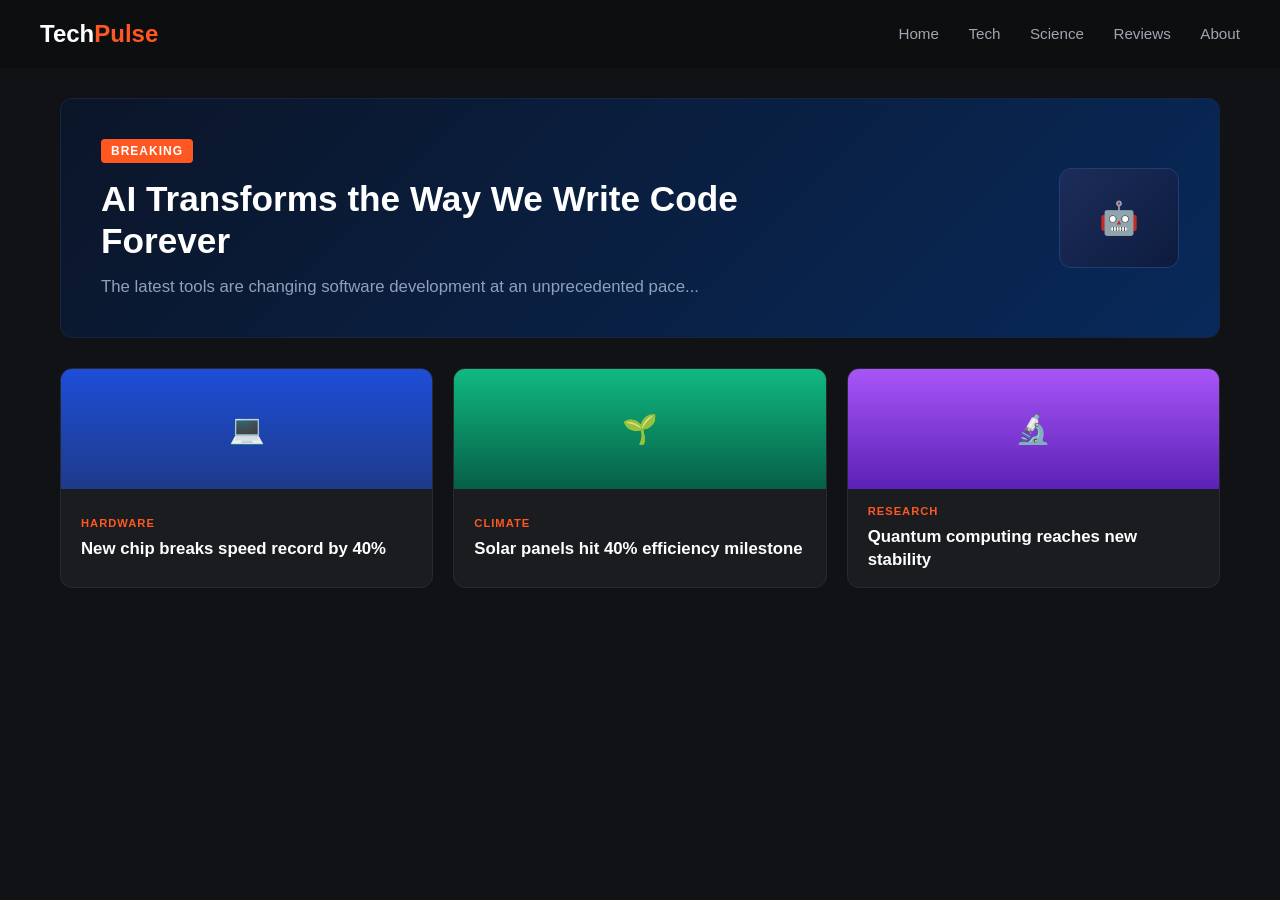
<file: index.html>
<!DOCTYPE html>
<html lang="en">

<head>
    <meta charset="UTF-8">
    <meta name="viewport" content="width=device-width, initial-scale=1.0">
    <title>TechPulse</title>
    <link rel="stylesheet" href="index.css">
</head>

<body>

    <header class="navbar">
        <div class="logo">Tech<span>Pulse</span></div>
        <nav class="nav-links">
            <a href="#">Home</a>
            <a href="#">Tech</a>
            <a href="#">Science</a>
            <a href="#">Reviews</a>
            <a href="#">About</a>
        </nav>
    </header>

    <main class="container">

        <section class="hero-card">
            <div class="hero-content">
                <span class="badge-breaking">BREAKING</span>
                <h1>AI Transforms the Way We Write Code Forever</h1>
                <p>The latest tools are changing software development at an unprecedented pace...</p>
            </div>
            <div class="hero-icon-container">
                <div class="robot-icon">🤖</div>
            </div>
        </section>

        <section class="card-grid">

            <div class="card hardware-card">
                <div class="card-image-area">
                    <span class="emoji-icon">💻</span>
                </div>
                <div class="card-info">
                    <span class="category-label text-orange">HARDWARE</span>
                    <h2>New chip breaks speed record by 40%</h2>
                </div>
            </div>

            <div class="card climate-card">
                <div class="card-image-area">
                    <span class="emoji-icon">🌱</span>
                </div>
                <div class="card-info">
                    <span class="category-label text-orange">CLIMATE</span>
                    <h2>Solar panels hit 40% efficiency milestone</h2>
                </div>
            </div>

            <div class="card research-card">
                <div class="card-image-area">
                    <span class="emoji-icon">🔬</span>
                </div>
                <div class="card-info">
                    <span class="category-label text-orange">RESEARCH</span>
                    <h2>Quantum computing reaches new stability</h2>
                </div>
            </div>

        </section>
    </main>

</body>

</html>
</file>
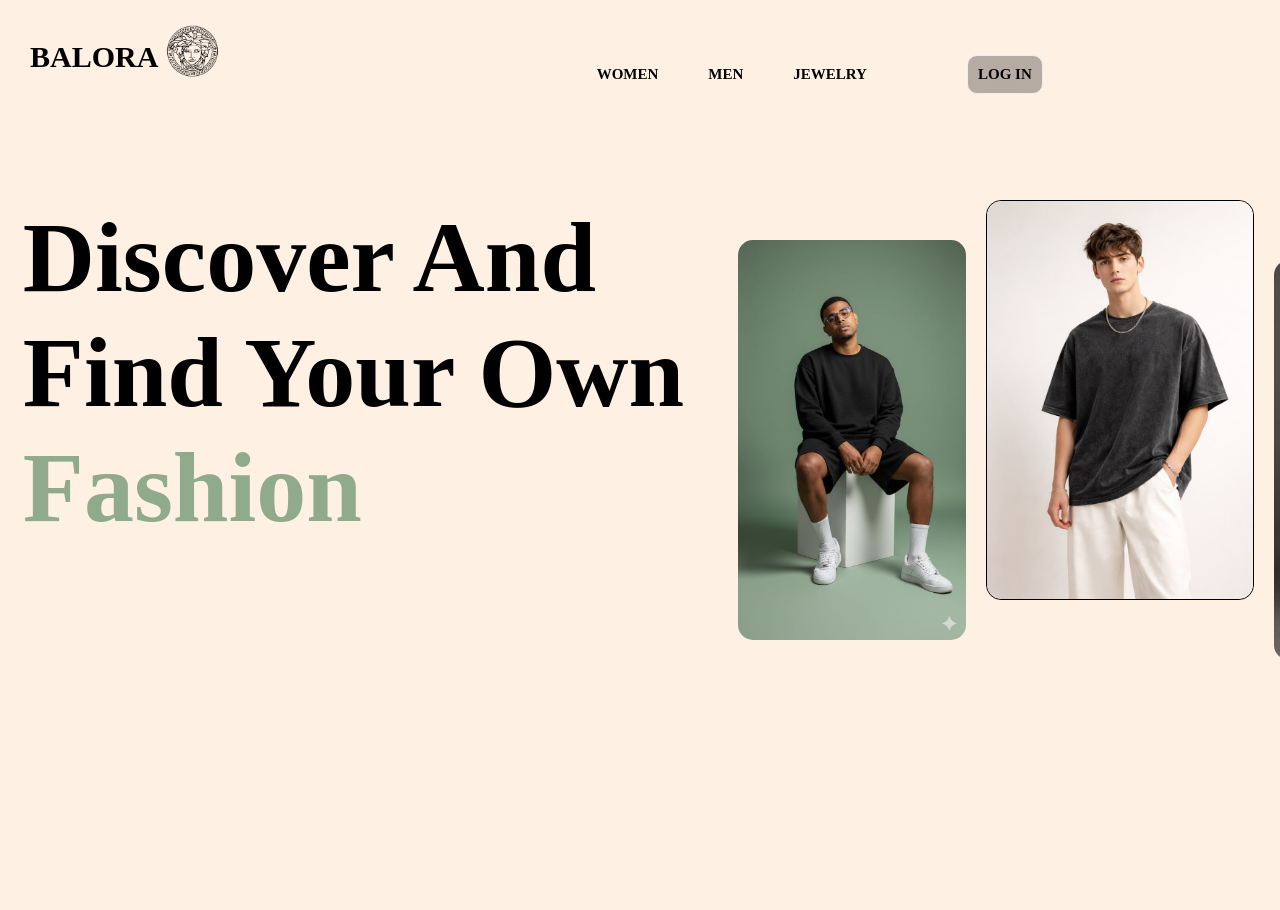
<file: clothing/home.html>
<!DOCTYPE html>

<html>

<head>
    <title> BALORA CLOTHING</title>

    <LINK REL="STYLESHEET" href="clothing.css">
</head>

<body>
    <div class="main">
		
        <div class="mark">
            <h1>BALORA</h1>
        </div>
        <img class="goku" src="balora.png">

        <div class="nav">
            <ul>
                <li><a href="WOMEN.HTML" a>WOMEN</a></li>
                <li><a href="men.html" a>MEN</a></li>
                <li><a href="jewel.html" a>JEWELRY</a></li>

            </ul>
        </div>


        <div class="bttn">
            <button><a href="login.html">LOG IN</a></button>
        </div>



        <div class="pht">

            <div class="one">
                <img src="one.jfif">
            </div>

            <div class="two">
                <img src="three.jfif">
            </div>

            <div class="three">
                <img src="four.jfif">
            </div>

        </div>

        <div class="big">
            <h1>Discover And<BR> Find Your Own<br> <span>Fashion</span> </h1>
        </div>
    </div>



</body>

</html>
</file>
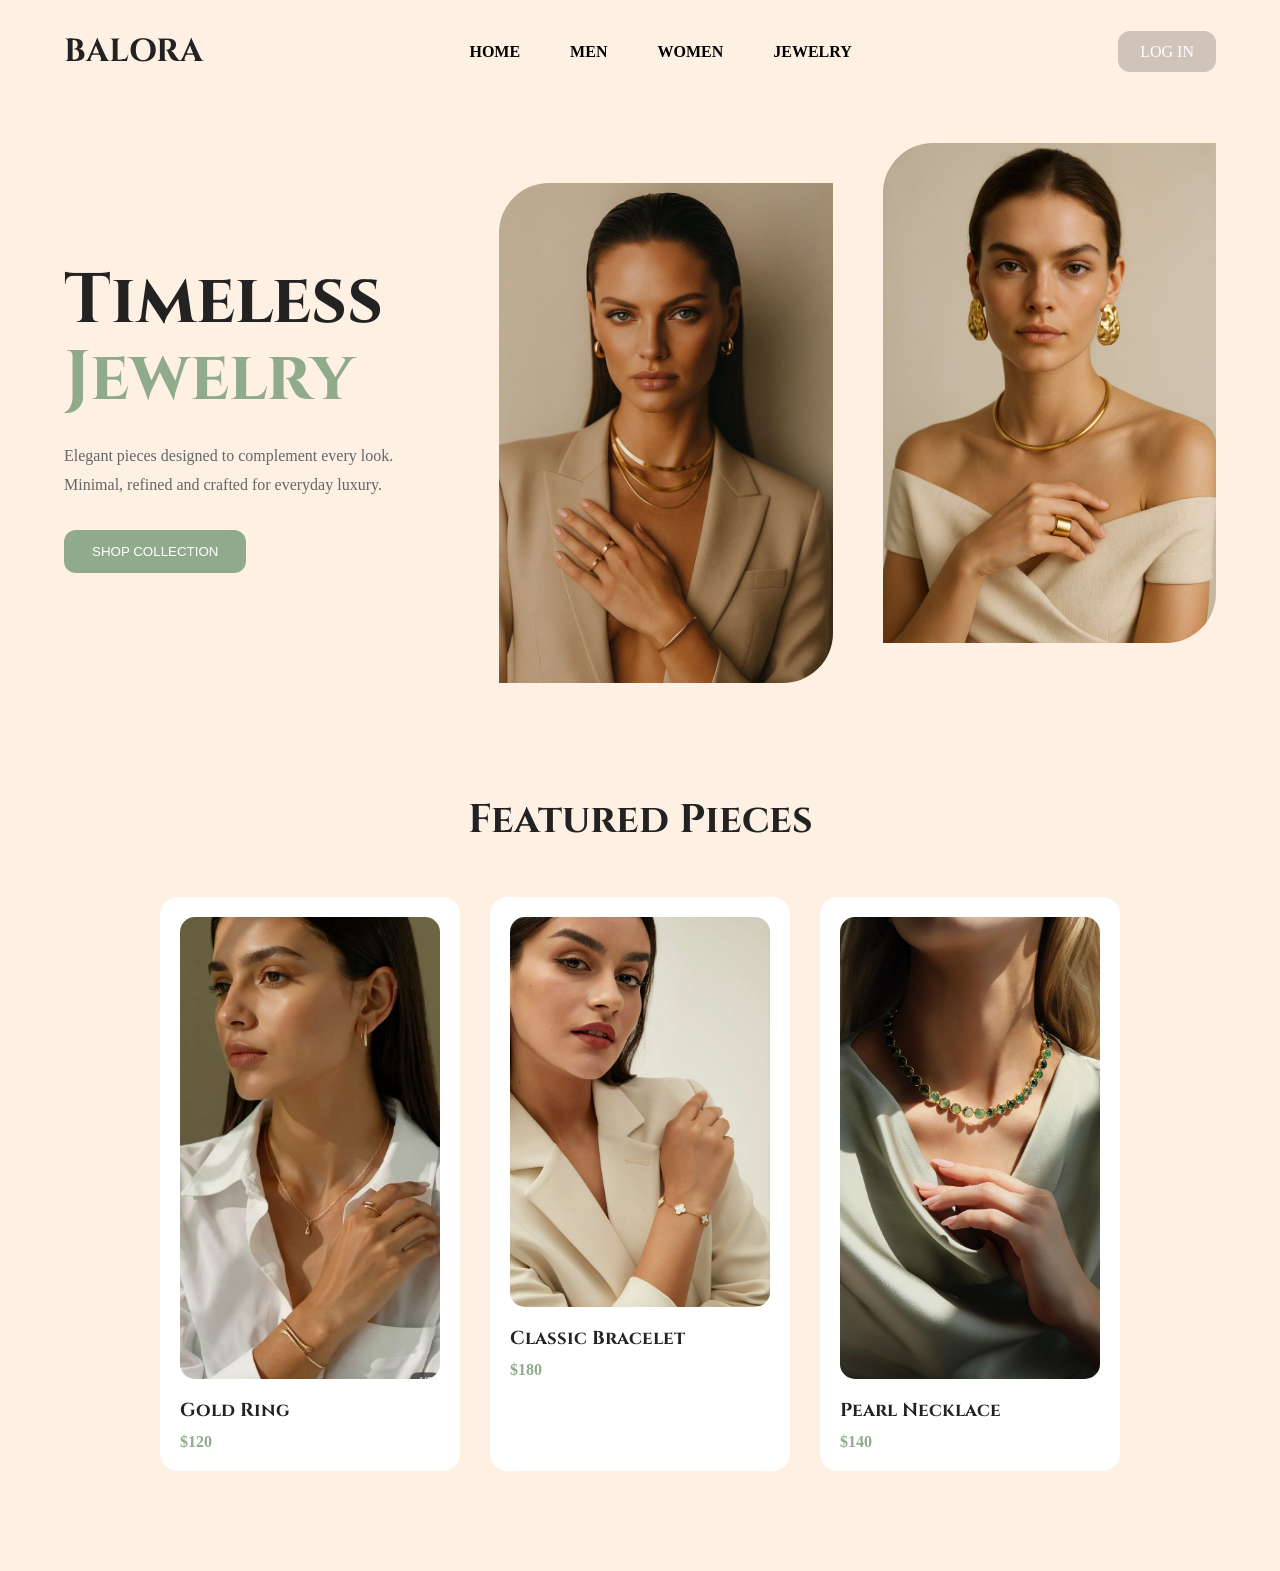
<file: clothing/jewel.html>
<!DOCTYPE html>
<html>

<head>
    <title>BALORA | Jewelry</title>
    <link rel="stylesheet" href="jewel.css">

    <link href="https://fonts.googleapis.com/css2?family=Cinzel:wght@400;600&display=swap" rel="stylesheet">
</head>

<body>

    <header class="navbar">

        <div class="logo">
            <h1>BALORA</h1>
        </div>

        <nav>
            <ul>
                <li><a href="home.html">HOME</a></li>
                <li><a href="men.html">MEN</a></li>
                <li><a href="WOMEN.HTML">WOMEN</a></li>
                <li><a href="jewel.html">JEWELRY</a></li>

            </ul>
        </nav>

        <div class="login-btn">
            <a href="login.html">LOG IN</a>
        </div>

    </header>

    <section class="hero">

        <div class="hero-content">
            <h1>Timeless<br><span>Jewelry</span></h1>

            <p>
                Elegant pieces designed to complement every look.
                Minimal, refined and crafted for everyday luxury.
            </p>

            <button>SHOP COLLECTION</button>
        </div>

        <div class="hero-image">
            <img class="first" src="thirteen.jfif" alt="">
            <img class="second" src="FOURTEEN.jfif" alt="">
        </div>

    </section>

    <section class="collection">

        <div class="title">
            <h2>Featured Pieces</h2>
        </div>

        <div class="products">

            <div class="card">
                <img src="jewel1.jfif">
                <h3>Gold Ring</h3>
                <p>$120</p>
            </div>

            <div class="card">
                <img src="jewel2.jfif">
                <h3>Classic Bracelet</h3>
                <p>$180</p>
            </div>

            <div class="card">
                <img src="jewel3.jfif">
                <h3>Pearl Necklace</h3>
                <p>$140</p>
            </div>

        </div>

    </section>

</body>

</html>
</file>
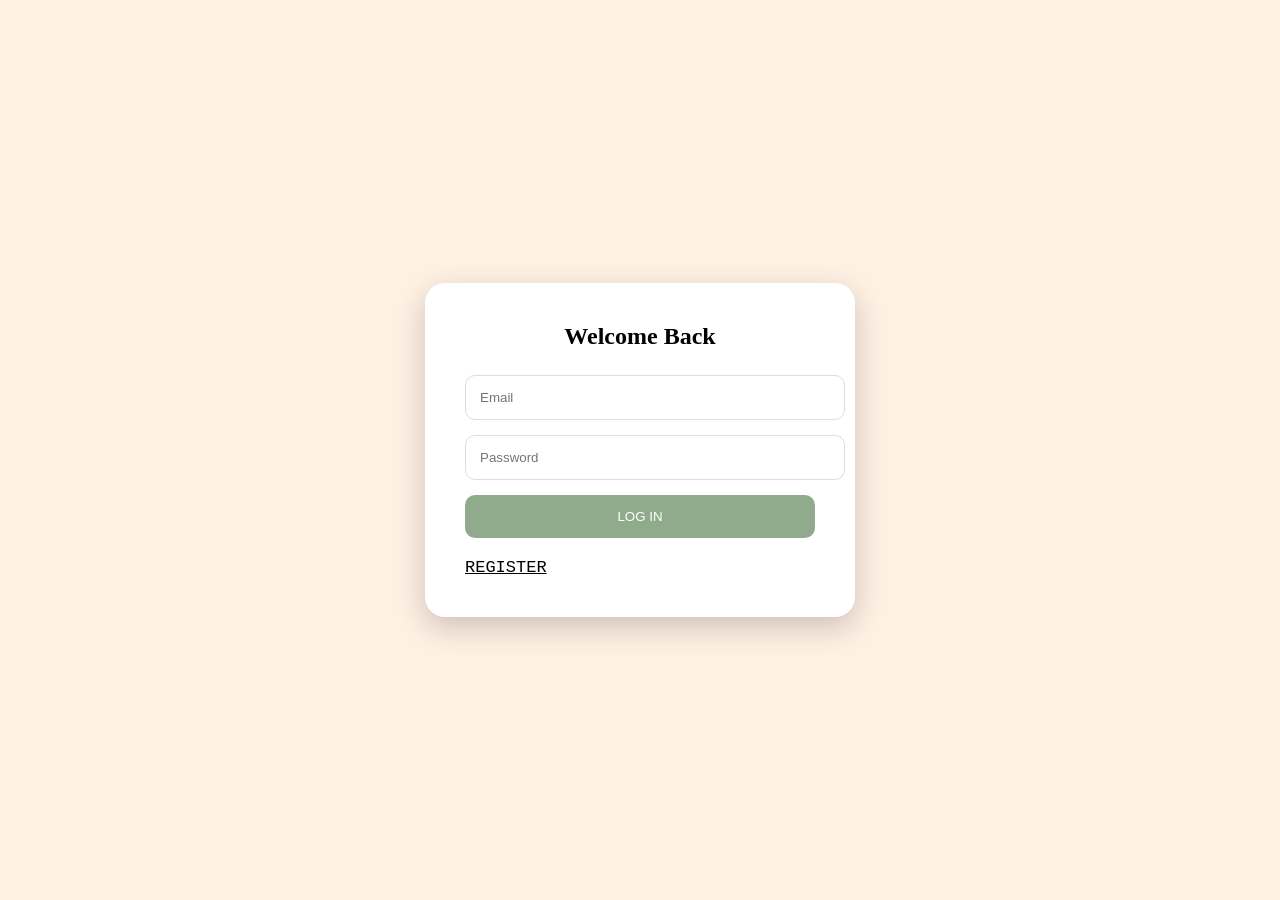
<file: clothing/login.html>
<!DOCTYPE html>
<html>

<head>
    <title>Login</title>
    <link rel="stylesheet" href="login.css">
	<script src="login.js" ></script>
</head>

<body>

    <div class="container">

        <div class="login-box">

            <h2>Welcome Back</h2>

            <form>

                <input type="email" id="email" placeholder="Email" required>

                <input type="password" id="password" placeholder="Password" required>

                <button onclick="alrt()">LOG IN</button>
			<div class="reg">
				<a href="#">REGISTER</a>
			</div>

            </form>

        </div>

    </div>
	

</body>

</html>
</file>
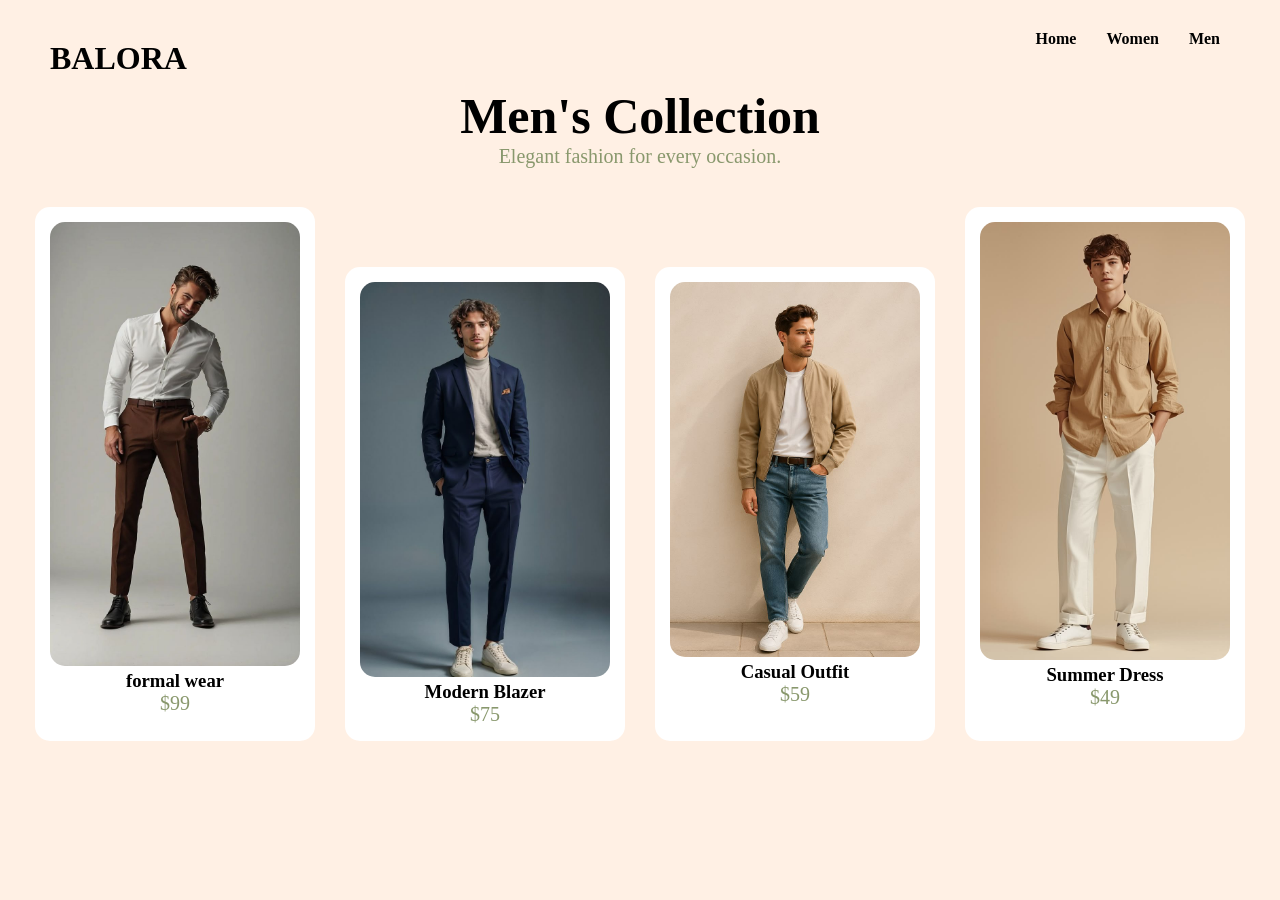
<file: clothing/men.html>
<!DOCTYPE html>
<html>

<head>
    <title>Men's Collection</title>
    <link rel="stylesheet" href="women.css">
</head>

<body>

    <header>
        <div class="mark">
            <h1>BALORA</h1>
        </div>


        <nav>
            <a href="home.html">Home</a>
            <a href="women.html">Women</a>
            <a href="men.html">Men</a>

        </nav>
    </header>

    <section class="hero">
        <h2>Men's Collection</h2>
        <p>Elegant fashion for every occasion.</p>
    </section>

    <section class="products">
	
		<div class="cardk">
            <img src="mens.jfif">
            <h3>formal wear</h3>
            <p>$99</p>
        </div>

        <div class="card">
            <img src="leven.jfif">
            <h3>Modern Blazer</h3>
            <p>$75</p>
        </div>

        <div class="card">
            <img src="ten.jfif">
            <h3>Casual Outfit</h3>
            <p>$59</p>
        </div>
		
		<div class="cards">
            <img src="nine.jfif">
            <h3>Summer Dress</h3>
            <p>$49</p>
        </div>

    </section>

</body>

</html>
</file>
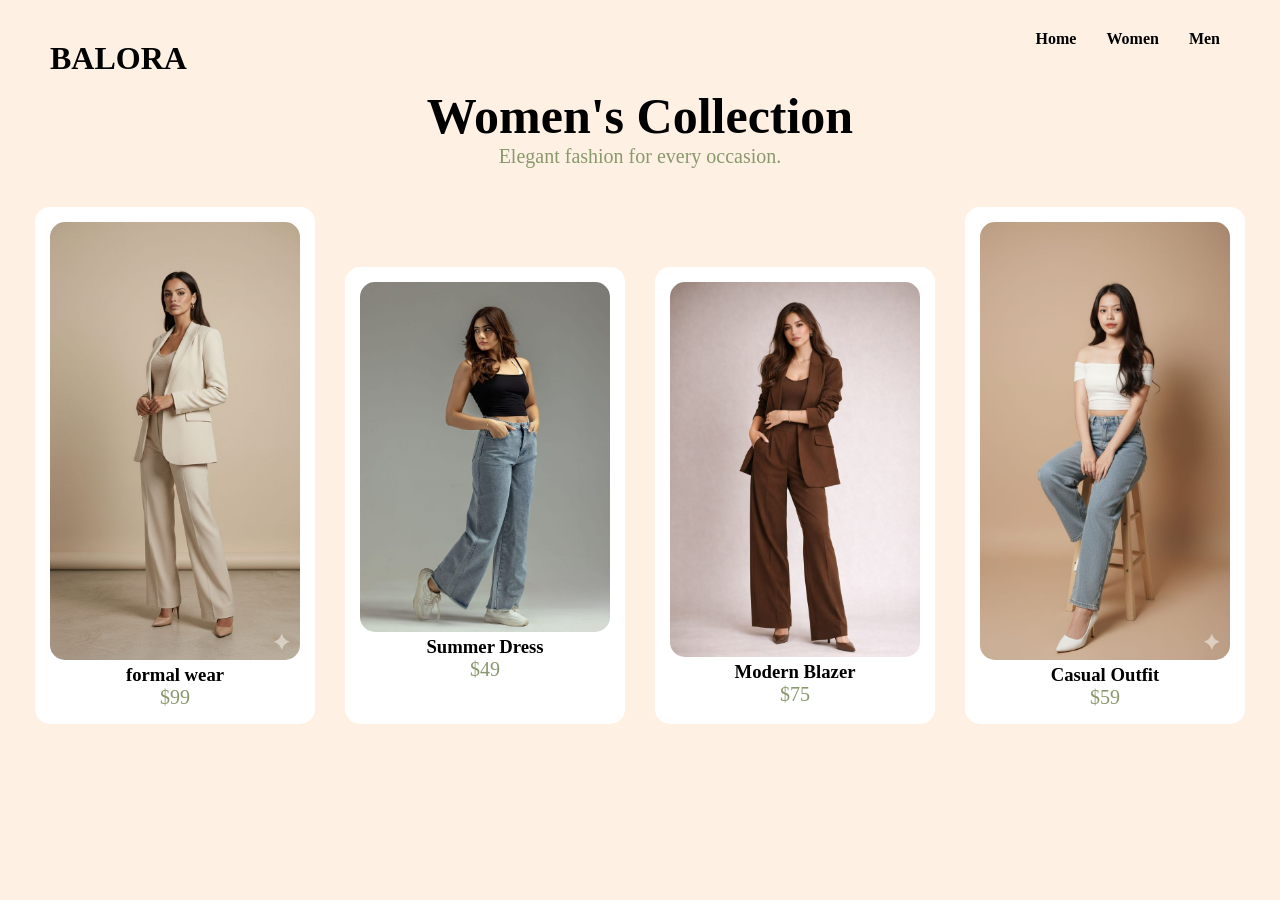
<file: clothing/women.html>
<!DOCTYPE html>
<html>

<head>
    <title>Women Collection</title>
    <link rel="stylesheet" href="women.css">
</head>

<body>

    <header>
        <div class="mark">
            <h1>BALORA</h1>
        </div>


        <nav>
            <a href="home.html">Home</a>
            <a href="women.html">Women</a>
            <a href="men.html">Men</a>


        </nav>
    </header>

    <section class="hero">
        <h2>Women's Collection</h2>
        <p>Elegant fashion for every occasion.</p>
    </section>

    <section class="products">
		<div class="cardk">
            <img src="women.jfif">
            <h3>formal wear</h3>
            <p>$99</p>

        </div>

        <div class="card">
            <img src="two.jfif">
            <h3>Summer Dress</h3>
            <p>$49</p>

        </div>

        <div class="card">
            <img src="six.jfif">
            <h3>Modern Blazer</h3>
            <p>$75</p>
        </div>

        <div class="cards">
            <img src="eight.jfif">
            <h3>Casual Outfit</h3>
            <p>$59</p>
        </div>

    </section>



</body>

</html>
</file>
<file: index.css>
/* --- Global Resets & Variables --- */
* {
    margin: 0;
    padding: 0;
    box-sizing: border-box;
    font-family: 'Segoe UI', Tahoma, Geneva, Verdana, sans-serif;
}

body {
    background-color: #111215;
    color: #ffffff;
    padding-bottom: 40px;
}

/* --- Navigation Bar --- */
.navbar {
    display: flex;
    justify-content: space-between;
    align-items: center;
    padding: 20px 40px;
    background-color: #0d0e10;
}

.logo {
    font-size: 1.5rem;
    font-weight: 700;
    color: #ffffff;
}

.logo span {
    color: #ff5722;
    /* Accent color for 'Pulse' */
}

.nav-links a {
    color: #a0a5b0;
    text-decoration: none;
    margin-left: 25px;
    font-size: 0.95rem;
    font-weight: 500;
    transition: color 0.2s;
}

.nav-links a:hover {
    color: #ffffff;
}

/* --- Layout Container --- */
.container {
    max-width: 1200px;
    margin: 30px auto;
    padding: 0 20px;
}

/* --- Hero / Breaking Section --- */
.hero-card {
    background: linear-gradient(135deg, #0b1528 0%, #08295a 100%);
    border-radius: 12px;
    padding: 40px;
    display: flex;
    justify-content: space-between;
    align-items: center;
    margin-bottom: 30px;
    border: 1px solid #162642;
}

.hero-content {
    max-width: 70%;
}

.badge-breaking {
    background-color: #ff5722;
    color: #ffffff;
    font-size: 0.75rem;
    font-weight: 700;
    padding: 5px 10px;
    border-radius: 4px;
    letter-spacing: 1px;
    display: inline-block;
    margin-bottom: 15px;
}

.hero-content h1 {
    font-size: 2.2rem;
    font-weight: 700;
    margin-bottom: 15px;
    line-height: 1.2;
}

.hero-content p {
    color: #8fa0bc;
    font-size: 1.05rem;
}

.hero-icon-container {
    background: linear-gradient(135deg, #1c2d5a 0%, #0d1b3e 100%);
    width: 120px;
    height: 100px;
    border-radius: 12px;
    display: flex;
    justify-content: center;
    align-items: center;
    border: 1px solid #253b75;
}

.robot-icon {
    font-size: 2rem;
}

/* --- Cards Grid Section --- */
.card-grid {
    display: grid;
    grid-template-columns: repeat(3, 1fr);
    gap: 20px;
}

.card {
    background-color: #1a1c20;
    border-radius: 12px;
    overflow: hidden;
    display: flex;
    flex-direction: column;
    height: 220px;
    border: 1px solid #262930;
}

/* Top half image/gradient space of cards */
.card-image-area {
    height: 55%;
    display: flex;
    justify-content: center;
    align-items: center;
}

.emoji-icon {
    font-size: 1.8rem;
}

/* Custom Gradients for Lower Cards */
.hardware-card .card-image-area {
    background: linear-gradient(180deg, #1d4ed8 0%, #1e3a8a 100%);
}

.climate-card .card-image-area {
    background: linear-gradient(180deg, #10b981 0%, #065f46 100%);
}

.research-card .card-image-area {
    background: linear-gradient(180deg, #a855f7 0%, #5b21b6 100%);
}

/* Bottom half info space of cards */
.card-info {
    padding: 15px 20px;
    display: flex;
    flex-direction: column;
    justify-content: center;
    flex-grow: 1;
}

.category-label {
    font-size: 0.7rem;
    font-weight: 700;
    letter-spacing: 1px;
    margin-bottom: 8px;
}

.text-orange {
    color: #ff5722;
}

.card-info h2 {
    font-size: 1.05rem;
    font-weight: 600;
    line-height: 1.4;
    color: #ffffff;
}

/* --- Responsive Adjustments --- */
@media (max-width: 900px) {
    .card-grid {
        grid-template-columns: 1fr;
        /* Stack lower cards on small screens */
    }

    .hero-card {
        flex-direction: column;
        text-align: center;
        gap: 25px;
    }

    .hero-content {
        max-width: 100%;
    }

    .navbar {
        flex-direction: column;
        gap: 15px;
    }

    .nav-links a {
        margin: 0 10px;
    }
}
</file>
<file: clothing/clothing.css>
* {
    padding: 0;
    margin: 0;
    box-sizing: border-box;

}

title {
    margin: -100PX -100PX;

}

body {
    background-color: #FFF0E4;

}

.main {

    display: flex;
    align-items: flex-start;

}

.mark h1 {
    margin: 40PX 30PX;
    font-family: "Cinzel", serif;
    font-size: 30PX;
	
	
}

.goku {
    display: flex;
    height: 80px;
    width: auto;
    margin: 10px -45px;

}

.nav {

    margin: 65px 400px;
}

ul {
    display: flex;
    gap: 50px;
    list-style: none;
}

ul li {

    font-family: tahoma;

}

a {
    text-decoration: none;
    color: black;
    font-size: 15px;
    font-weight: bold;
    transition: 0.3s ease-in-out;
}

.nav a:hover {
    color: rgba(137, 152, 109);
}

.bttn {
    display: inline;
    float: left;
    margin: 55px -300px;


}




.bttn button {

    padding: 10px;
    font-family: tahoma;
    border: 1px solid #eee;
    border-radius: 10px;
    background-color: rgba(15, 15, 15, 0.3);
    backdrop-filter: blur(10px);
    cursor: pointer;
    color: #eee;
    transition: 0.3s ease-in;
}

.bttn button:hover {
    background-color: rgba(137, 152, 109, 0.5);
}

.pht {
    display: flex;
    gap: 20px;
    margin: 250px -5px;


}

.one {
    display: flex;
    height: 400px;
    width: auto;
    margin-top: -10px;

}

.two {
    display: flex;
    height: 400px;
    width: auto;
    margin-top: -50px;
    border: 1px solid #000;
    border-radius: 15px;

}

.three {
    display: flex;
    height: 400px;
    width: auto;
    margin-top: 10px;
}

img {
    border-radius: 15px;
}

.big {
    margin-left: -1470px;
    margin-top: 200px;
    float: right;
    font-size: 50px;
    font-family: 'Times New Roman', Times, serif;

}

span {
    color: #90AB8B;
    font-size: 100px;
}
</file>
<file: clothing/jewel.css>
* {
    margin: 0;
    padding: 0;
    box-sizing: border-box;
}

body {
    background: #FFF0E4;
    font-family: tahoma;
    color: #222;
}



.navbar {
    width: 90%;
    margin: auto;
    padding: 30px 0;
    display: flex;
    justify-content: space-between;
    align-items: center;
}

.logo h1 {
    font-family: 'Cinzel', serif;
    font-size: 32px;
}

nav ul {
    display: flex;
    gap: 50px;
    list-style: none;
}

nav a {
    text-decoration: none;
    color: black;
    font-weight: bold;
    transition: .3s;
}

nav a:hover {
    color: #90AB8B;
}

.login-btn a {
    text-decoration: none;
    padding: 12px 22px;
    border-radius: 12px;
    background: rgba(15, 15, 15, .2);
    color: white;
    transition: .3s;
}

.login-btn a:hover {
    background: #90AB8B;
}



.hero {
    width: 90%;
    margin: 40px auto;
    display: flex;
    align-items: center;
    justify-content: space-between;
    gap: 60px;
}

.hero-content {
    flex: 1;
}

.hero-content h1 {
    font-family: 'Cinzel', serif;
    font-size: 70px;
    line-height: 1.1;
}

.hero-content span {
    color: #90AB8B;
}

.hero-content p {
    margin-top: 25px;
    max-width: 500px;
    line-height: 1.8;
    color: #666;
}

.hero-content button {
    margin-top: 30px;
    padding: 14px 28px;
    border: none;
    border-radius: 12px;
    background: #90AB8B;
    color: white;
    cursor: pointer;
    transition: .3s;
}

.hero-content button:hover {
    transform: translateY(-3px);
}

.hero-image {
    display: flex;
    flex: 1;
    gap: 50px;
}

.first {
    margin-top: 40px;

}

.first {
    margin-bottom: 10px;

}

.hero-image img {
    height: 500PX;
    width: auto;
    border-top-left-radius: 50px;
    border-bottom-right-radius: 50px;


}



.collection {
    width: 90%;
    margin: 100px auto;
}

.title {
    text-align: center;
    margin-bottom: 50px;
}

.title h2 {
    font-family: 'Cinzel', serif;
    font-size: 40px;
}

.products {
    display: flex;
    gap: 30px;
    justify-content: center;
}

.card {
    background: white;
    padding: 20px;
    border-radius: 18px;
    width: 300px;
    transition: .3s;
}

.card:hover {
    transform: translateY(-8px);
}

.card img {
    width: 100%;
    border-radius: 15px;
}

.card h3 {
    margin-top: 15px;
    font-family: 'Cinzel', serif;
}

.card p {
    margin-top: 10px;
    color: #90AB8B;
    font-weight: bold;
}
</file>
<file: clothing/login.css>
* {
    margin: 0;
    padding: 0;
    
}

body {
    background: #FFF0E4;
    display: flex;
    justify-content: center;
    align-items: center;
    height: 100vh;
    font-family: tahoma;
}

.login-box {
    background: white;
    padding: 40px;
    border-radius: 20px;
    width: 350px;
    box-shadow: 0 10px 30px rgba(0, 0, 0, 0.2);
}

.login-box h2 {
    text-align: center;
    margin-bottom: 25px;
}

input {
    width: 100%;
    padding: 14px;
    margin-bottom: 15px;
    border: 1px solid #ddd;
    border-radius: 10px;
}

button {
    width: 100%;
    padding: 14px;
    border: none;
    background: #90AB8B;
    color: white;
    border-radius: 10px;
    cursor: pointer;
}

button:hover {
    opacity: 0.9;
}

.reg{
	margin-top:20px;
}
a{
	color:#000;
	font-size:17px;
	font-family:Courier New ;
}
</file>
<file: clothing/women.css>
* {
    margin: 0;
    padding: 0;
    box-sizing: border-box;
}

body {
    background: #FFF0E4;
    font-family: tahoma;
}

header {
    display: flex;
    justify-content: space-between;
    padding: 30px 60px;
}

nav {
    display: flex;
    gap: 30px;
}

nav a {
    text-decoration: none;
    color: black;
    font-weight: bold;
    transition: 0.3s ease-in-out;
}

nav a:hover {
    color: rgba(137, 152, 109);
}

.hero {
    text-align: center;
    padding: 80px;
}

.hero h2 {
    font-size: 50px;
    margin-top: -110PX;
}

.products {
    display: flex;
    justify-content: center;
    gap: 30px;
    padding: 40px;
    margin-top: -50px;
}



.card {
    background: white;
    padding: 15px;
    border-radius: 15px;
    text-align: center;
}

.card img:hover {
    transition: 0.3s ease-in-out;
    transform: scale(1.03);
}

.card img {
    width: 250px;
    border-radius: 15px;
}




.cards {
    background: white;
    padding: 15px;
    border-radius: 15px;
    text-align: center;
	margin-top:-60px;
}

.cards img:hover {
    transition: 0.3s ease-in-out;
    transform: scale(1.03);
}

.cards img {
    width: 250px;
    border-radius: 15px;
}





.cardk {
    background-color: #fff;
    padding: 15px;
    border-radius: 15px;
    text-align: center;
	margin-top:-60px;
}

.cardk img:hover {
    transition: 0.5s ease-in-out;
    transform: scale(1.03);
}

.cardk img {
    width: 250px;
    border-radius: 15px;
}

.mark h1 {
    margin: 10PX -10PX;
    font-family: "Cormorant Garamond", serif;
    font-weight: bold;
}

p {
    color: rgba(137, 152, 109);
    font-size: 20px;
}
</file>
